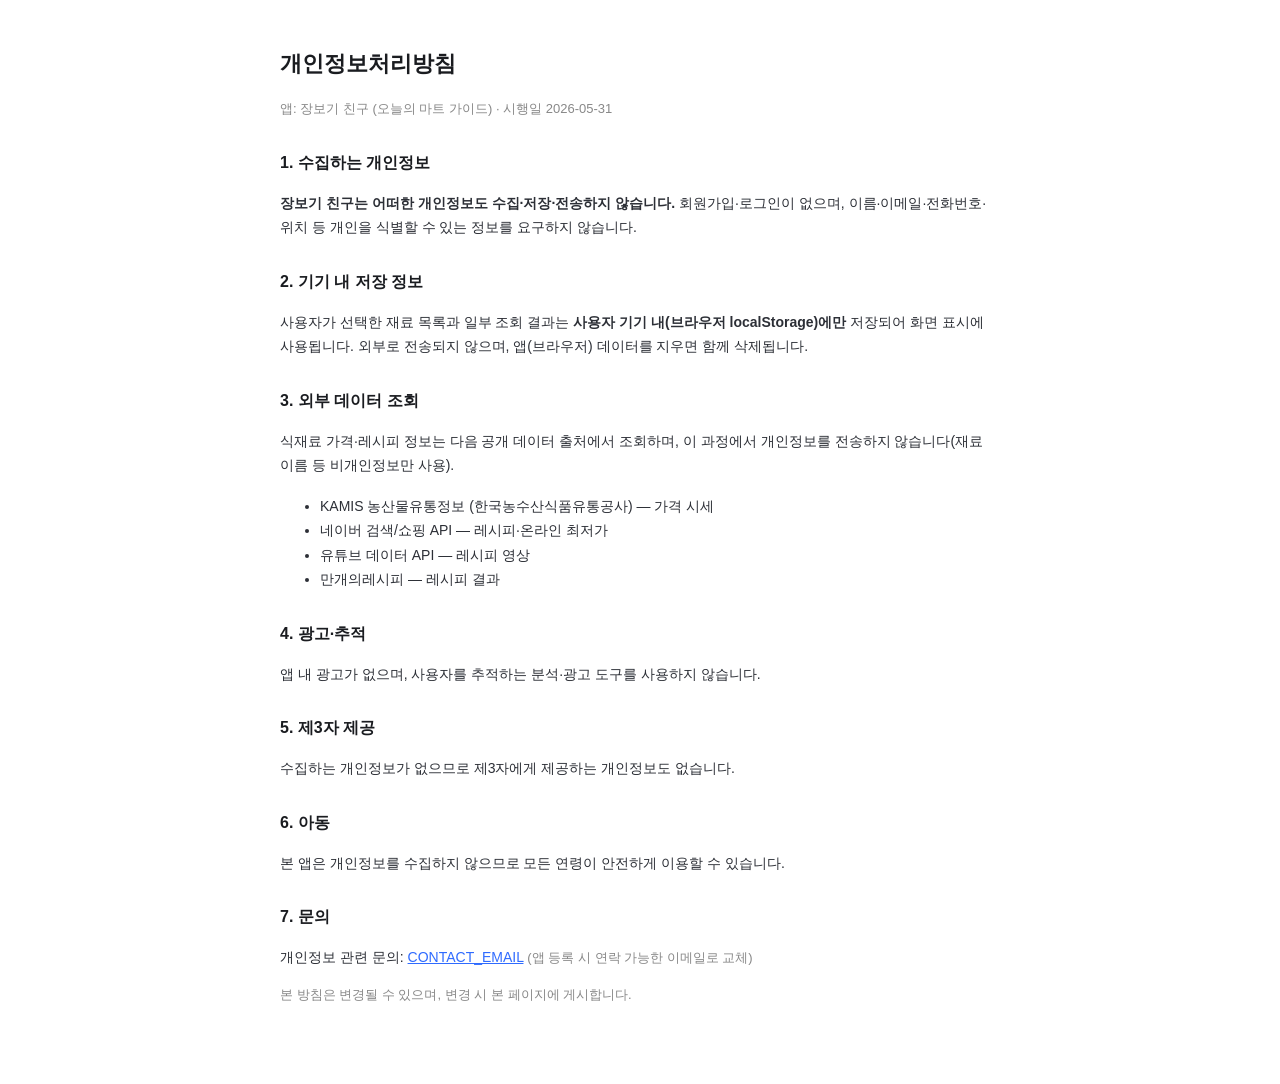
<file: frontend/privacy.html>
<!DOCTYPE html>
<html lang="ko">
<head>
  <meta charset="UTF-8" />
  <meta name="viewport" content="width=device-width, initial-scale=1" />
  <title>개인정보처리방침 · 장보기 친구</title>
  <style>
    body {
      font-family: -apple-system, "Apple SD Gothic Neo", "Malgun Gothic",
        "Noto Sans KR", sans-serif;
      max-width: 720px;
      margin: 0 auto;
      padding: 30px 18px 64px;
      color: #1a1c20;
      line-height: 1.75;
    }
    h1 { font-size: 22px; }
    h2 { font-size: 16px; margin-top: 28px; }
    p, li { font-size: 14px; color: #2c2f36; }
    .muted { color: #888; font-size: 13px; }
    a { color: #2f6bff; }
    code { background: #f1f3f6; padding: 1px 5px; border-radius: 5px; }
  </style>
</head>
<body>
  <h1>개인정보처리방침</h1>
  <p class="muted">앱: 장보기 친구 (오늘의 마트 가이드) · 시행일 2026-05-31</p>

  <h2>1. 수집하는 개인정보</h2>
  <p>
    <strong>장보기 친구는 어떠한 개인정보도 수집·저장·전송하지 않습니다.</strong>
    회원가입·로그인이 없으며, 이름·이메일·전화번호·위치 등 개인을 식별할 수
    있는 정보를 요구하지 않습니다.
  </p>

  <h2>2. 기기 내 저장 정보</h2>
  <p>
    사용자가 선택한 재료 목록과 일부 조회 결과는
    <strong>사용자 기기 내(브라우저 localStorage)에만</strong> 저장되어 화면
    표시에 사용됩니다. 외부로 전송되지 않으며, 앱(브라우저) 데이터를 지우면 함께
    삭제됩니다.
  </p>

  <h2>3. 외부 데이터 조회</h2>
  <p>
    식재료 가격·레시피 정보는 다음 공개 데이터 출처에서 조회하며, 이 과정에서
    개인정보를 전송하지 않습니다(재료 이름 등 비개인정보만 사용).
  </p>
  <ul>
    <li>KAMIS 농산물유통정보 (한국농수산식품유통공사) — 가격 시세</li>
    <li>네이버 검색/쇼핑 API — 레시피·온라인 최저가</li>
    <li>유튜브 데이터 API — 레시피 영상</li>
    <li>만개의레시피 — 레시피 결과</li>
  </ul>

  <h2>4. 광고·추적</h2>
  <p>앱 내 광고가 없으며, 사용자를 추적하는 분석·광고 도구를 사용하지 않습니다.</p>

  <h2>5. 제3자 제공</h2>
  <p>수집하는 개인정보가 없으므로 제3자에게 제공하는 개인정보도 없습니다.</p>

  <h2>6. 아동</h2>
  <p>본 앱은 개인정보를 수집하지 않으므로 모든 연령이 안전하게 이용할 수 있습니다.</p>

  <h2>7. 문의</h2>
  <p>
    개인정보 관련 문의:
    <a href="mailto:CONTACT_EMAIL">CONTACT_EMAIL</a>
    <span class="muted">(앱 등록 시 연락 가능한 이메일로 교체)</span>
  </p>

  <p class="muted">본 방침은 변경될 수 있으며, 변경 시 본 페이지에 게시합니다.</p>
</body>
</html>
</file>
